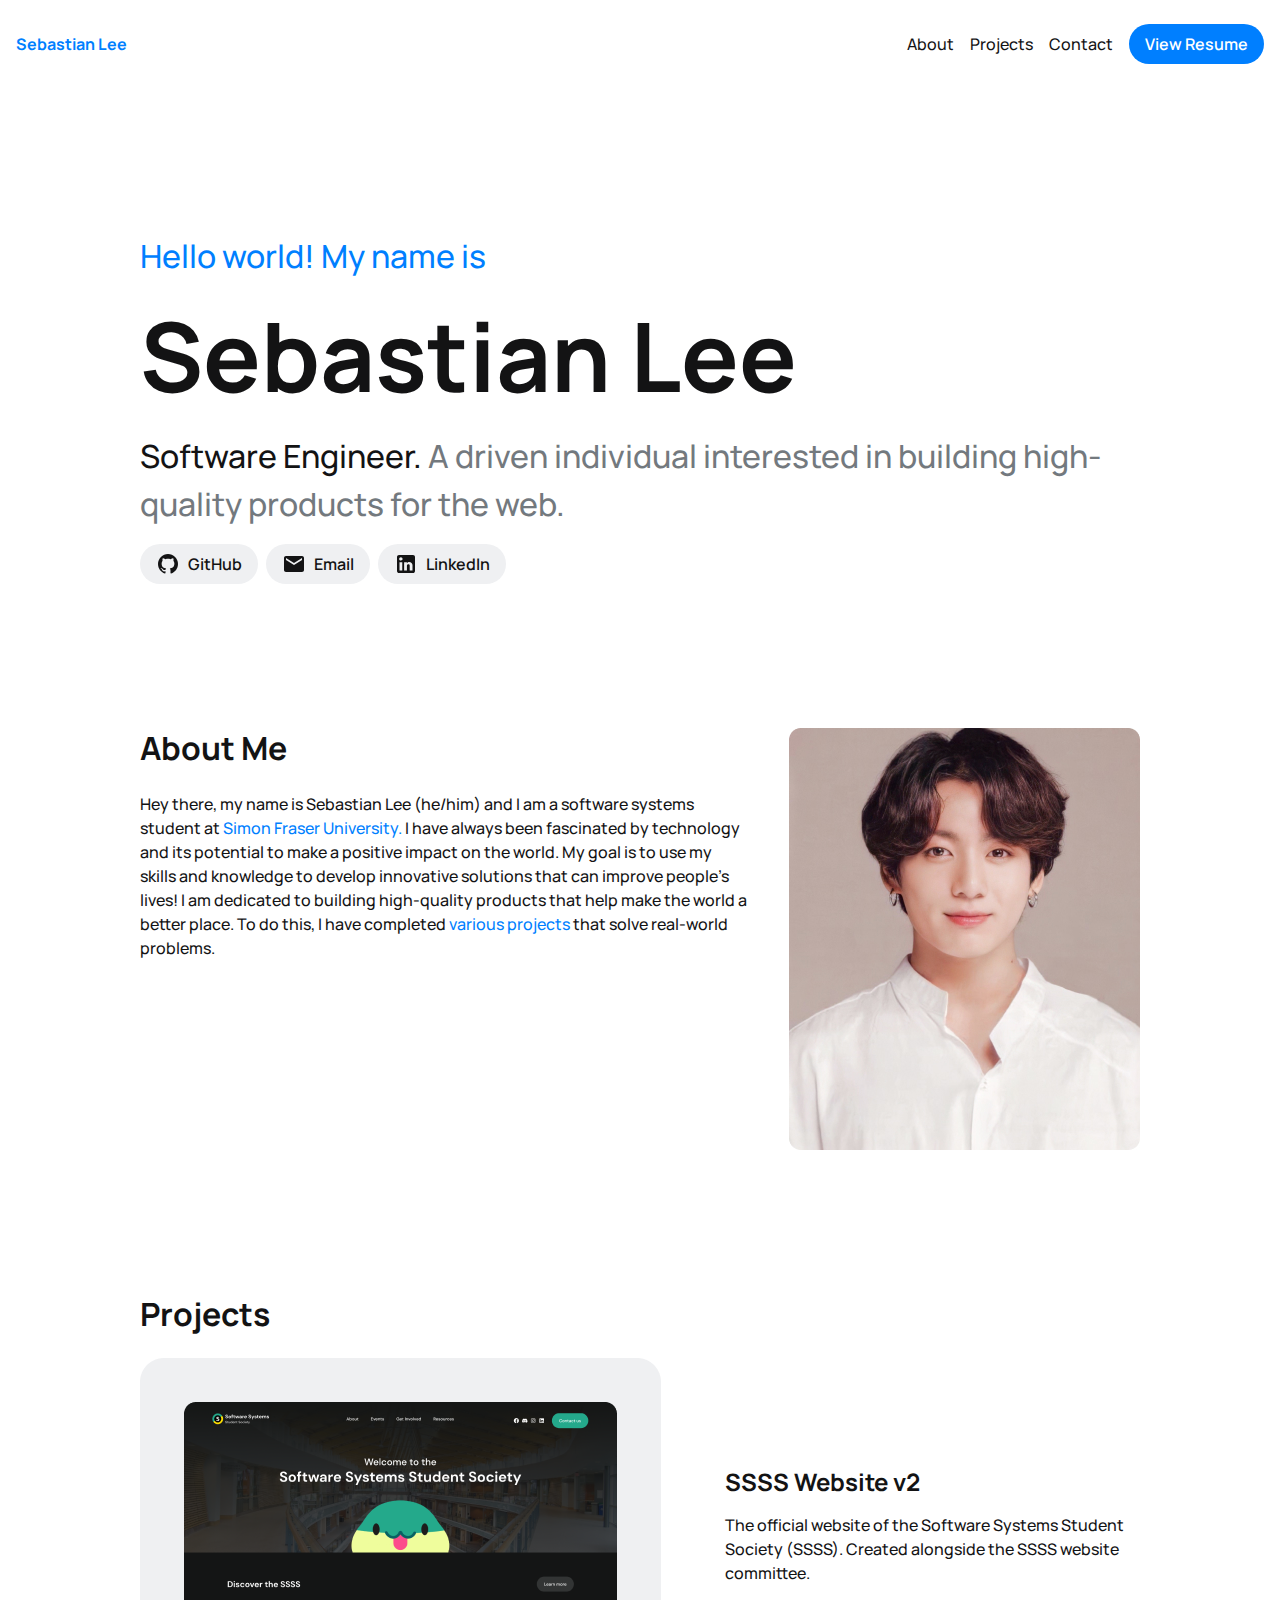
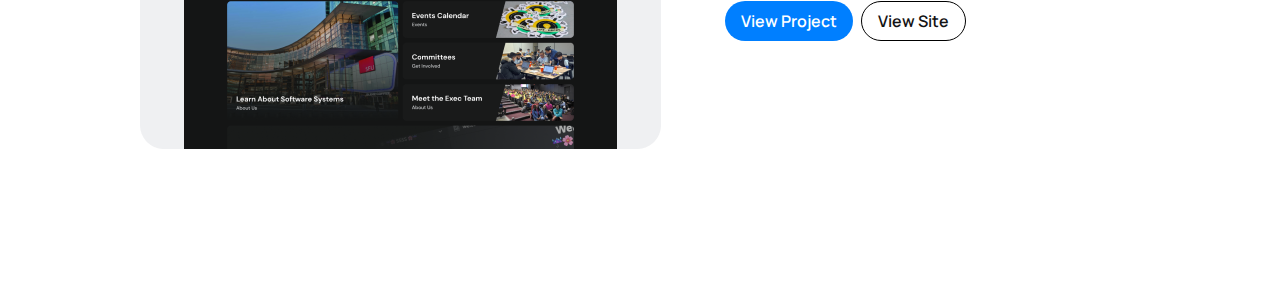
<file: index.html>
<!DOCTYPE html>
<html lang="en">

<head>
  <meta charset="UTF-8" />
  <meta http-equiv="X-UA-Compatible" content="IE=edge" />
  <meta name="viewport" content="width=device-width, initial-scale=1.0" />
  <link rel="stylesheet" type="text/css" href="default.css" />

  <link rel="stylesheet" type="text/css" href="style.css" />
  <title>Portfolio</title>
</head>

<body>
  <header class="container header">
    <div class="header--title">
      <p class="header--name"><b>Sebastian Lee</b></p>

      <button id="menu-btn">
        <img src="./assets/icons/icon-menu.svg" alt="Menu Icon">
      </button>
    </div>
    <nav>
      <ul>
        <li><a href="#about">About</a></li>
        <li><a href="#projects">Projects</a></li>
        <li><a href="#contact">Contact</a></li>
        <li><a href="#" class="btn">View Resume</a></li>
      </ul>

    </nav>
  </header>

  <main>
    <section class="content-container" id="hero">
      <p class="hero--intro-text">Hello world! My name is</p>
      <h1>Sebastian Lee</h1>
      <p class="hero--description">
        <span>Software Engineer.</span> A driven individual interested in building high-quality products for the web.
      </p>
      <div class="hero--social-links">
        <a href="#" class="btn">
          <img src="./assets/icons/icon-github.svg" alt="GitHub Icon">
          GitHub</a>
        <a href="#" class="btn">
          <img src="./assets/icons/icon-email.svg" alt="Email Icon">
          Email</a>
        <a href="#" class="btn">
          <img src="./assets/icons/icon-linkedin.svg" alt="LinkedIn Icon">
          LinkedIn</a>
      </div>
    </section>

    <section class="content-container" id="about">
      <div class="about--content">
        <div>
          <h2>About Me</h2>
          <p>Hey there, my name is Sebastian Lee (he/him) and I am a software systems student at <a
              href="https://sfu.ca">Simon Fraser
              University.</a> I have always been fascinated by technology and its potential to make a positive impact on
            the
            world.

            My goal is to use my skills and knowledge to develop innovative solutions that can improve people's lives! I
            am dedicated to building high-quality products that help make the world a better place. To do this, I have
            completed <a href="#projects">various projects</a> that solve real-world problems.</p>
        </div>
      </div>
      <img src="./assets/profile.jpg" alt="Sebastian Lee's profile image">

    </section>

    <section class="content-container" id="projects">
      <h2>Projects</h2>
      <div class="project--item">
        <img src="./assets/project-1-img.png" alt="Project image">
        <div class="project--item--description">
          <h3>SSSS Website v2</h3>
          <p>The official website of the Software Systems Student Society (SSSS). Created alongside the SSSS website committee.</p>
          <div class="project--item--actions">
            <a href="#" class="btn">View Project</a>
            <a href="#" class="btn secondary">View Site</a>
          </div>          
        </div>
      </div>
    </section>
  </main>
  <script src="script.js"></script>
</body>

</html>
</file>
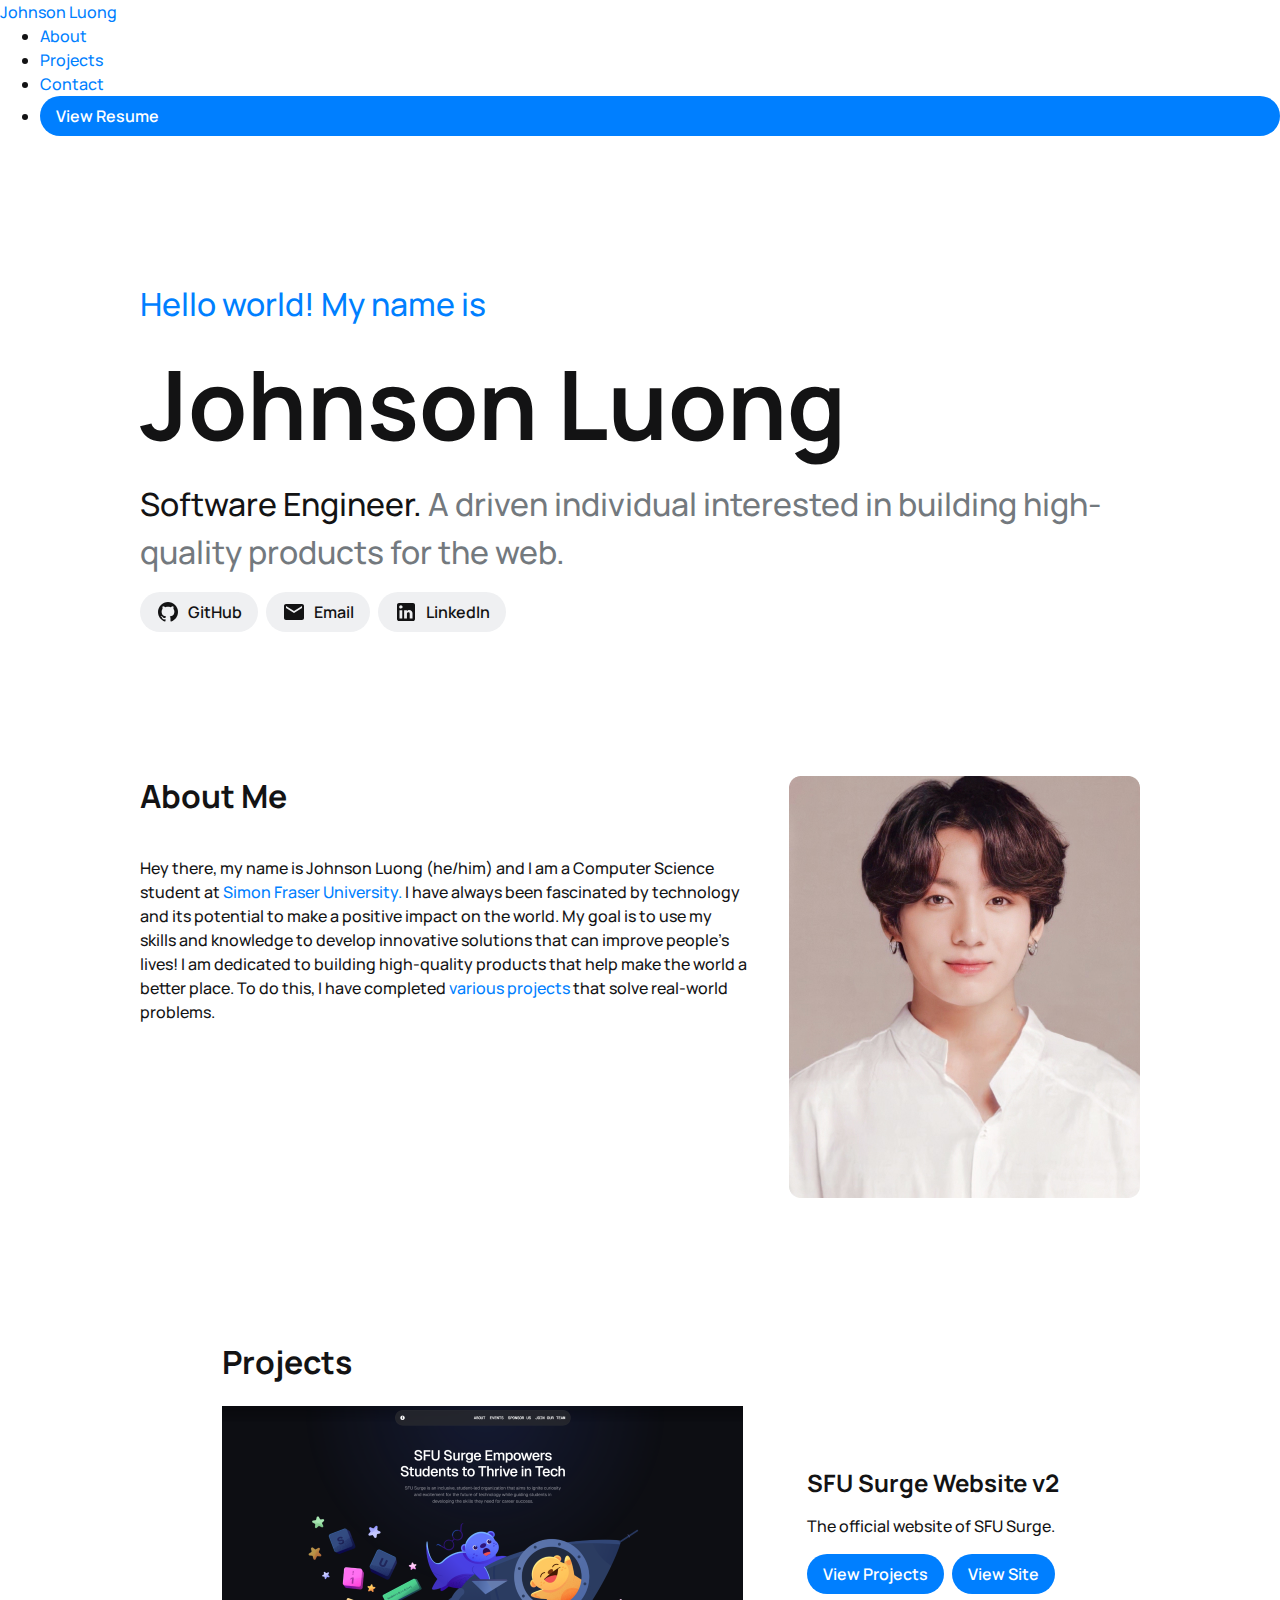
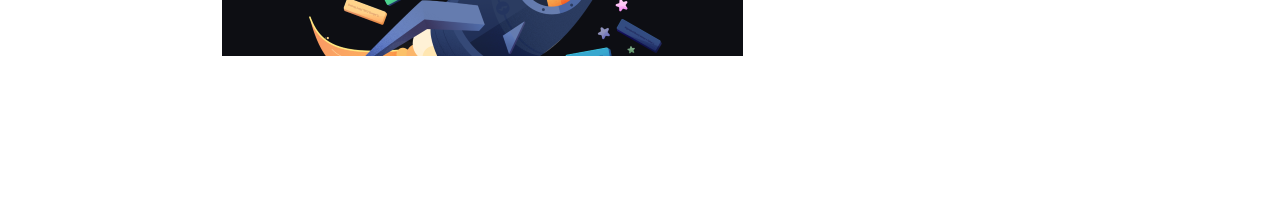
<file: portfolio-end/index.html>
<!DOCTYPE html>
<html lang="en">

<head>
    <meta charset="UTF-8">
    <meta name="viewport" content="width=device-width, initial-scale=1.0">
    <link rel="stylesheet" href="style.css">
    <link rel="stylesheet" href="default.css">
    <title>Portfolio</title>
</head>

<body>
    <header class="container" id="header">
        <div class="header--title">
            <p class="header--name">Johnson Luong</p>
        </div>
        <nav>
            <ul>
                <li><a href="#about">About</a></li>
                <li><a href="#projects">Projects</a></li>
                <li><a href="mailto:johnson.luong@gmail.com">Contact</a></li>
                <li><a href="#" class="btn">View Resume</a></li>
            </ul>
        </nav>
    </header>

    <main>
        <section class="content-container" id="hero">
            <p class="hero--intro-text">Hello world! My name is</p>
            <h1>Johnson Luong</h1>
            <p class="hero--description">
                <span>Software Engineer.</span> A driven individual interested in building high-quality products for the
                web.
            </p>
            <div class="hero--social-links">
                <a href="https://github.com/JohnsonL111" class="btn">
                    <img src="./assets/icons/icon-github.svg" alt="GitHub Icon">
                    GitHub
                </a>
                <a href="#" class="btn">
                    <img src="./assets/icons/icon-email.svg" alt="Email Icon">
                    Email
                </a>
                <a href="#" class="btn">
                    <img src="./assets/icons/icon-linkedin.svg" alt="LinkedIn Icon">
                    LinkedIn
                </a>
            </div>
        </section>


        <section class="content-container" id="about">
            <div class="about--content">
                <h2>About Me</h2>
                <p>Hey there, my name is Johnson Luong (he/him) and I am a Computer Science student at <a
                        href="https://www.sfu.ca/">Simon Fraser University.</a> I have always been fascinated by technology and its potential to make a positive
                    impact on
                    the
                    world.

                    My goal is to use my skills and knowledge to develop innovative solutions that can improve people's
                    lives! I
                    am dedicated to building high-quality products that help make the world a better place. To do this,
                    I have
                    completed <a href="#projects">various projects</a> that solve real-world problems.</p>
            </div>
            <img src="./assets/profile.jpg" alt="Johnson Luongs Profile Image">
        </section>

        <section class="content-container" id="projects">
            <h2>Projects</h2>
            <div class="project--item">
                <img src="./assets/project-1-img.png" alt="Project Image">
                <div class="project--item--description">
                    <h3>SFU Surge Website v2</h3>
                    <p>The official website of SFU Surge.</p>
                    <div class="project--item--actions">
                        <a href="#" class="btn">View Projects</a>
                        <a href="#" class="btn">View Site</a>
                    </div>
                </div>
            </div>
        </section>
    </main>

</body>

</html>
</file>
<file: style.css>
@import url("https://fonts.googleapis.com/css2?family=Manrope:wght@500;600;700&display=swap");

/* ----------------------------------------- Variable Start */
:root {
  --color-primary-0: #cce5ff;
  --color-primary-1: #aad4ff;
  --color-primary-2: #80bfff;
  --color-primary-3: #55aaff;
  --color-primary-4: #2b94ff;
  --color-primary-5: #007fff;
  --color-primary-6: #006ad4;
  --color-primary-7: #0055aa;
  --color-primary-8: #004080;
  --color-primary-9: #002a55;
  --color-primary-10: #001933;

  --color-neutral-white: #fff;
  --color-neutral-0: #eff0f2;
  --color-neutral-1: #e4e6e9;
  --color-neutral-2: #d6dade;
  --color-neutral-3: #c8ced3;
  --color-neutral-4: #bbc1c8;
  --color-neutral-5: #adb5bd;
  --color-neutral-6: #90979d;
  --color-neutral-7: #73797e;
  --color-neutral-8: #575b5f;
  --color-neutral-9: #3a3c3f;
  --color-neutral-10: #232426;
  --color-neutral-black: #131314;

  --tablet-min-width: 768px;
  --desktop-min-width: 1025px;
  --container-max-width: 1280px;
  --content-container-max-width: 1000px;
}

/* ----------------------------------------- Variable End */
/* ----------------------------------------- Global Start*/

html,
body {
  scroll-behavior: smooth;
  font-family: "Manrope", sans-serif;
  font-weight: 500;
  background-color: var(--color-neutral-white);
  color: var(--color-neutral-black);
}

main {
  display: flex;
  flex-direction: column;
  gap: 6rem;
  padding: 9rem 1rem;
}

.container {
  max-width: var(--container-max-width);
  margin: auto;
}

.content-container {
  max-width: var(--content-container-max-width);
  margin: auto;
}

h1, h2, h3 {
  font-weight: 700;
  line-height: 125%;
}

h1 {
  font-size: 2.75rem;
}

h2 {
  font-size: 2rem;
}

h3 {
  font-size: 1.5rem;
}

a {
  text-decoration: none;
  color: var(--color-primary-5);
}

a:hover {
  text-decoration: underline;
}

.btn {
  background-color: var(--color-primary-5);
  color: var(--color-neutral-white);
  border: none;
  padding-left: 1rem;
  padding-right: 1rem;
  height: 2.5rem;
  display: flex;
  align-items: center;
  gap: 0.5rem;
  border: none;
  border-radius: 4rem;
  font-weight: 600;
  transition: transform 0.25s;
}

.btn:hover {
  text-decoration: none;
  transform: translateY(-0.2em);
}

.btn.secondary {
  background-color: var(--color-neutral-white);
  color: var(--color-neutral-black);
  border: 1px solid black;
}

.btn.inverted {
  background-color: var(--color-neutral-white);
  color: var(--color-primary-6);
}

@media only screen and (min-width: 768px) {
  main {
    gap: 9rem;
  }

  h1 {
    font-size: 6rem;
  }
}
/* ----------------------------------------- Global End */
/* ----------------------------------------- Header Start */
header.header {
  display: flex;
  flex-direction: column;
  padding: 1.5rem 1rem;
  gap: 1rem;
}

.header--title {
  display: flex;
  justify-content: space-between;
  align-items: center;
}

.header--name {
  color: var(--color-primary-5);
}


header.header nav {
  display: none;
}

header.header nav ul {
  display: flex;
  list-style: none;
  align-items: center;
  gap: 1rem;
  padding-left: 0;
  flex-wrap: wrap;
}

header.header nav ul li a {
  color: var(--color-neutral-black);
}

header.header nav ul li a.btn {
  color: var(--color-neutral-white);
}

#menu-btn {
  background: none;
  border: none;
}

@media only screen and (min-width: 768px) {
  header.header {
    display: flex;
    flex-direction: row;
    justify-content: space-between;
    /* align-items: flex-end; */
  }

  header.header nav {
    display: block;
  }

  #menu-btn {
    display: none;
  }
}
/* ----------------------------------------- Header End */
/* ----------------------------------------- Hero Start */
#hero.content-container {
  display: flex;
  flex-direction: column;
  gap: 1rem;
}

.hero--intro-text, .hero--description {
  font-size: 1.5rem;
}

.hero--intro-text {
  color: var(--color-primary-5);
}

.hero--description {
  color: var(--color-neutral-7);
}

.hero--description span {
  color: var(--color-neutral-black);
}

.hero--social-links {
  display: flex;
  flex-wrap: wrap;
  gap: 0.5rem;
}

.hero--social-links a {
  background-color: var(--color-neutral-0);
  color: var(--color-neutral-black);
}

@media only screen and (min-width: 768px) {
 .hero--intro-text, .hero--description {
  font-size: 2rem;
 }

}
/* 
----------------------------------------- Hero End */


/* 
----------------------------------------- About Start */
#about.content-container, .about--content {
  display: flex;
  flex-direction: column;
  gap: 2.5rem;
}

.about--content > div {
  display: flex;
  flex-direction: column;
  gap: 1.5rem;
}

@media only screen and (min-width: 768px) {
  #about.content-container {
    flex-direction: row;
  }
}
/* 
----------------------------------------- About End */
/* ----------------------------------------- Projects Start */
#projects.content-container {
  display: flex;
  flex-direction: column;
  gap: 1.5rem;
}

.project--item {
  display: flex;
  flex-direction: column;
  gap: 1.5rem;
}

.project--item--description {
  display: flex;
  flex-direction: column;
  gap: 1rem;
}

.project--item--actions {
  display: flex;
  gap: 0.5rem;
}

@media only screen and (min-width: 768px) {
  .project--item {
    flex-direction: row;
    align-items: center;
    gap: 4rem;
  }
}
/* ----------------------------------------- Projects End */
</file>
<file: portfolio-end/style.css>
@import url("https://fonts.googleapis.com/css2?family=Manrope:wght@500;600;700&display=swap");

/* ----------------------------------------- Variable Start */
:root {
  --color-primary-0: #cce5ff;
  --color-primary-1: #aad4ff;
  --color-primary-2: #80bfff;
  --color-primary-3: #55aaff;
  --color-primary-4: #2b94ff;
  --color-primary-5: #007fff;
  --color-primary-6: #006ad4;
  --color-primary-7: #0055aa;
  --color-primary-8: #004080;
  --color-primary-9: #002a55;
  --color-primary-10: #001933;

  --color-neutral-white: #fff;
  --color-neutral-0: #eff0f2;
  --color-neutral-1: #e4e6e9;
  --color-neutral-2: #d6dade;
  --color-neutral-3: #c8ced3;
  --color-neutral-4: #bbc1c8;
  --color-neutral-5: #adb5bd;
  --color-neutral-6: #90979d;
  --color-neutral-7: #73797e;
  --color-neutral-8: #575b5f;
  --color-neutral-9: #3a3c3f;
  --color-neutral-10: #232426;
  --color-neutral-black: #131314;

  --tablet-min-width: 768px;
  --desktop-min-width: 1025px;
  --container-max-width: 1280px;
  --content-container-max-width: 1000px;
}

/* ----------------------------------------- Variable End */
/* ----------------------------------------- Global Start*/

html,
body {
  scroll-behavior: smooth;
  font-family: "Manrope", sans-serif;
  font-weight: 500;
  background-color: var(--color-neutral-white);
  color: var(--color-neutral-black);
}

main {
  display: flex;
  flex-direction: column;
  gap: 6rem;
  padding: 9rem 1rem;
}

.container {
  max-width: var(--container-max-width);
  margin: auto;
}

.content-container {
  max-width: var(--content-container-max-width);
  margin: auto;
}

h1, h2, h3 {
  font-weight: 700;
  line-height: 125%;
}

h1 {
  font-size: 2.75rem;
}

h2 {
  font-size: 2rem;
}

h3 {
  font-size: 1.5rem;
}

a {
  text-decoration: none;
  color: var(--color-primary-5);
}

a:hover {
  text-decoration: underline;
}

.btn {
  background-color: var(--color-primary-5);
  color: var(--color-neutral-white);
  border: none;
  padding-left: 1rem;
  padding-right: 1rem;
  height: 2.5rem;
  display: flex;
  align-items: center;
  gap: 0.5rem;
  border: none;
  border-radius: 4rem;
  font-weight: 600;
  transition: transform 0.25s;
}

.btn:hover {
  text-decoration: none;
  transform: translateY(-0.2em);
}

.btn.secondary {
  background-color: var(--color-neutral-white);
  color: var(--color-neutral-black);
  border: 1px solid black;
}

.btn.inverted {
  background-color: var(--color-neutral-white);
  color: var(--color-primary-6);
}

@media only screen and (min-width: 768px) {
  main {
    gap: 9rem;
  }

  h1 {
    font-size: 6rem;
  }
}
/* ----------------------------------------- Global End */
/* ----------------------------------------- Header Start */
header.header {
  display: flex;
  flex-direction: column;
  padding: 1.5rem 1rem;
  gap: 1rem;
}

.header--title {
  display: flex;
  justify-content: space-between;
  align-items: center;
}

.header--name {
  color: var(--color-primary-5);
}


header.header nav {
  display: none;
}

header.header nav ul {
  display: flex;
  list-style: none;
  align-items: center;
  gap: 1rem;
  padding-left: 0;
  flex-wrap: wrap;
}

header.header nav ul li a {
  color: var(--color-neutral-black);
}

header.header nav ul li a.btn {
  color: var(--color-neutral-white);
}

#menu-btn {
  background: none;
  border: none;
}

@media only screen and (min-width: 768px) {
  header.header {
    display: flex;
    flex-direction: row;
    justify-content: space-between;
    /* align-items: flex-end; */
  }

  header.header nav {
    display: block;
  }

  #menu-btn {
    display: none;
  }
}
/* ----------------------------------------- Header End */
/* ----------------------------------------- Hero Start */
#hero.content-container {
  display: flex;
  flex-direction: column;
  gap: 1rem;
}

.hero--intro-text, .hero--description {
  font-size: 1.5rem;
}

.hero--intro-text {
  color: var(--color-primary-5);
}

.hero--description {
  color: var(--color-neutral-7);
}

.hero--description span {
  color: var(--color-neutral-black);
}

.hero--social-links {
  display: flex;
  flex-wrap: wrap;
  gap: 0.5rem;
}

.hero--social-links a {
  background-color: var(--color-neutral-0);
  color: var(--color-neutral-black);
}

@media only screen and (min-width: 768px) {
 .hero--intro-text, .hero--description {
  font-size: 2rem;
 }

}
/* 
----------------------------------------- Hero End */


/* 
----------------------------------------- About Start */
#about.content-container, .about--content {
  display: flex;
  flex-direction: column;
  gap: 2.5rem;
}

.about--content > div {
  display: flex;
  flex-direction: column;
  gap: 1.5rem;
}

@media only screen and (min-width: 768px) {
  #about.content-container {
    flex-direction: row;
  }
}
/* 
----------------------------------------- About End */
/* ----------------------------------------- Projects Start */
#projects.content-container {
  display: flex;
  flex-direction: column;
  gap: 1.5rem;
}

.project--item {
  display: flex;
  flex-direction: column;
  gap: 1.5rem;
}

.project--item--description {
  display: flex;
  flex-direction: column;
  gap: 1rem;
}

.project--item--actions {
  display: flex;
  gap: 0.5rem;
}

@media only screen and (min-width: 768px) {
  .project--item {
    flex-direction: row;
    align-items: center;
    gap: 4rem;
  }
}
/* ----------------------------------------- Projects End */
</file>
<file: default.css>
/* source: https://www.joshwcomeau.com/css/custom-css-reset/ */
/*
  1. Use a more-intuitive box-sizing model.
*/
*, *::before, *::after {
  box-sizing: border-box;
}
/*
  2. Remove default margin
*/
* {
  margin: 0;
}
/*
  3. Allow percentage-based heights in the application
*/
html, body {
  height: 100%;
}
/*
  Typographic tweaks!
  4. Add accessible line-height
  5. Improve text rendering
*/
body {
  line-height: 1.5;
  -webkit-font-smoothing: antialiased;
}
/*
  6. Improve media defaults
*/
img, picture, video, canvas, svg {
  display: block;
  max-width: 100%;
}
/*
  7. Remove built-in form typography styles
*/
input, button, textarea, select {
  font: inherit;
}
/*
  8. Avoid text overflows
*/
p, h1, h2, h3, h4, h5, h6 {
  overflow-wrap: break-word;
}
/*
  9. Create a root stacking context
*/
#root, #__next {
  isolation: isolate;
}
</file>
<file: portfolio-end/default.css>
/* source: https://www.joshwcomeau.com/css/custom-css-reset/ */
/*
  1. Use a more-intuitive box-sizing model.
*/
*, *::before, *::after {
  box-sizing: border-box;
}
/*
  2. Remove default margin
*/
* {
  margin: 0;
}
/*
  3. Allow percentage-based heights in the application
*/
html, body {
  height: 100%;
}
/*
  Typographic tweaks!
  4. Add accessible line-height
  5. Improve text rendering
*/
body {
  line-height: 1.5;
  -webkit-font-smoothing: antialiased;
}
/*
  6. Improve media defaults
*/
img, picture, video, canvas, svg {
  display: block;
  max-width: 100%;
}
/*
  7. Remove built-in form typography styles
*/
input, button, textarea, select {
  font: inherit;
}
/*
  8. Avoid text overflows
*/
p, h1, h2, h3, h4, h5, h6 {
  overflow-wrap: break-word;
}
/*
  9. Create a root stacking context
*/
#root, #__next {
  isolation: isolate;
}
</file>
